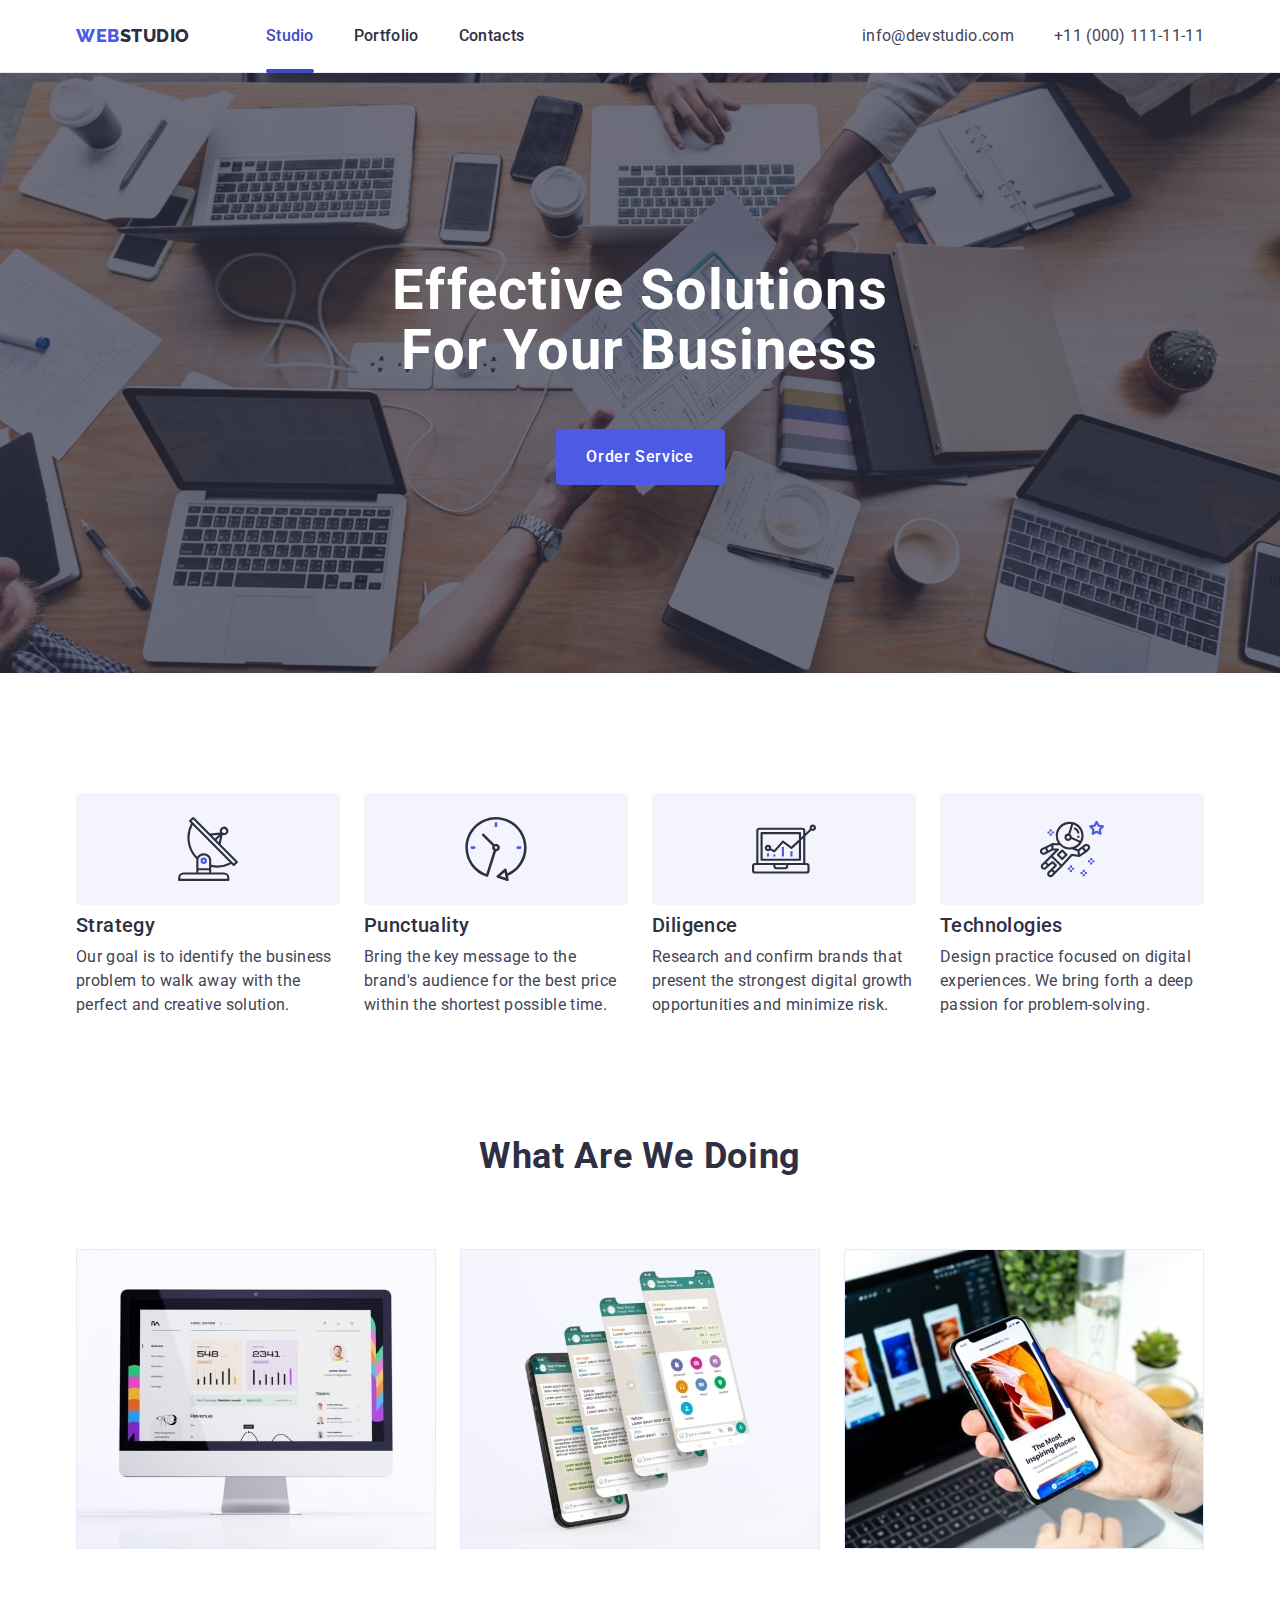
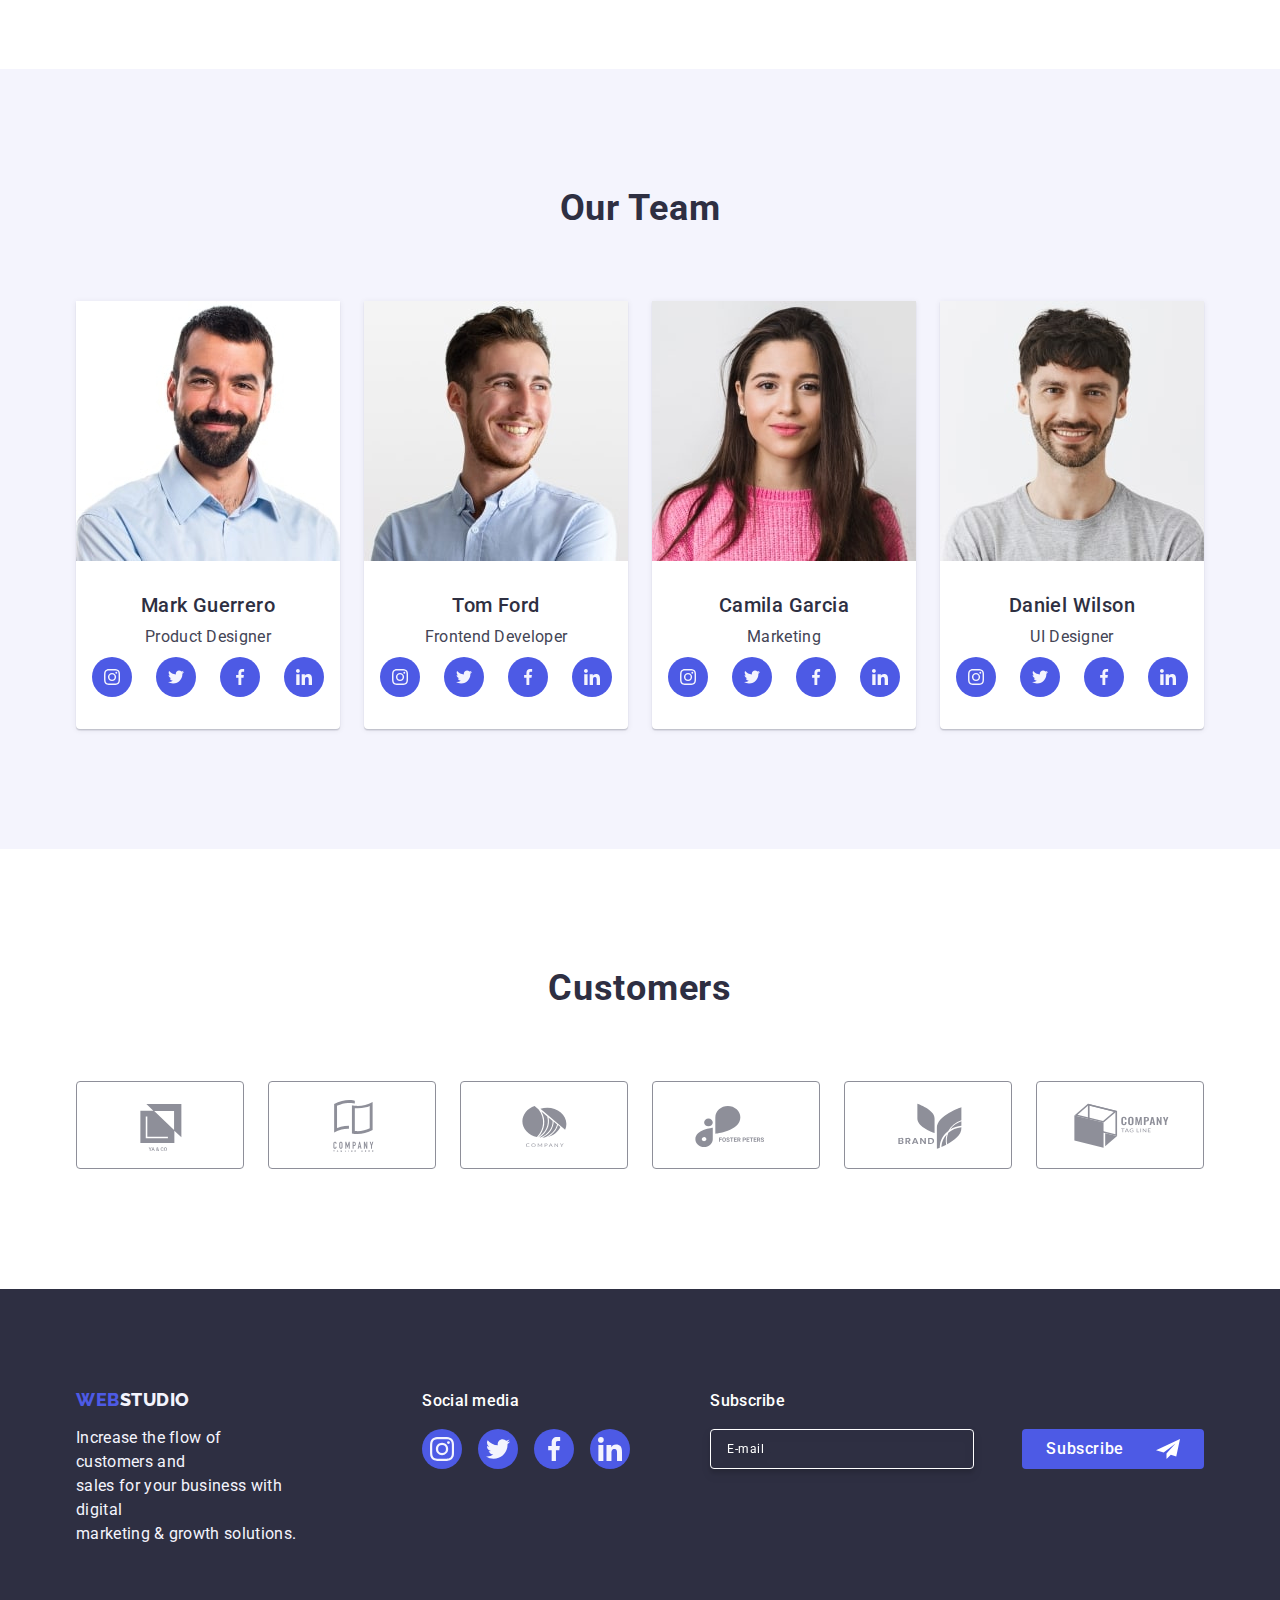
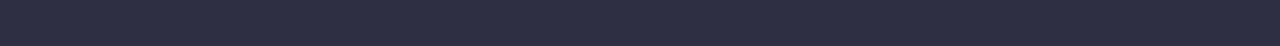
<file: index.html>
<!DOCTYPE html>
<html lang="en">
  <head>
    <meta charset="UTF-8" />
    <meta name="viewport" content="width=device-width, initial-scale=1.0" />
    <title>Document</title>

    <link rel="preconnect" href="https://fonts.googleapis.com" />
    <link rel="preconnect" href="https://fonts.gstatic.com" crossorigin />
    <link
      href="https://fonts.googleapis.com/css2?family=Raleway:wght@700&family=Roboto:wght@400;500;700&display=swap"
      rel="stylesheet"
    />
    <!-- Normalize -->
    <link
      rel="stylesheet"
      href="https://cdn.jsdelivr.net/npm/modern-normalize@2.0.0/modern-normalize.min.css"
    />
    <link rel="stylesheet" href="./css/styles.css" />
  </head>

  <body>
    <header class="header">
      <div class="container direction">
        <nav class="header-navigation">
          <a class="header-logo link" href="./index.html"
            >WEB<span class="syniu">Studio</span></a
          >
          <ul class="header-menu-list list">
            <li class="header-menu-item">
              <a class="active-menu-link link" href="./index.html">Studio</a>
            </li>
            <li class="header-menu-item">
              <a class="header-link link" href="./portfolio.html">Portfolio</a>
            </li>
            <li class="header-menu-item">
              <a class="header-link link" href="">Contacts</a>
            </li>
          </ul>
        </nav>

        <address class="address">
          <ul class="header-soc-list list">
            <li class="header-soc-item">
              <a class="header-soc-link link" href="mailto:info@devstudio.com"
                >info@devstudio.com</a
              >
            </li>
            <li class="header-soc-item">
              <a class="header-soc-link link" href="tel:+110001111111"
                >+11 (000) 111-11-11</a
              >
            </li>
          </ul>
        </address>
      </div>
    </header>

    <main>
      <section class="hero">
        <div class="container">
          <h1 class="hero-title">Effective Solutions for Your Business</h1>
          <button type="button" class="hero-btn" data-modal-open>
            <span class="btn-txt">Order Service</span>
          </button>
        </div>
      </section>

      <section class="project">
        <div class="container">
          <h2 class="visually-hidden">Project</h2>

          <ul class="project-list list">
            <li class="project-item">
              <div class="project-icon-bar">
                <svg class="project-logo" width="64" height="64">
                  <use href="./images/icons.svg#icon-antenna"></use>
                </svg>
              </div>

              <h3 class="project-subtitle">Strategy</h3>
              <p class="project-item-text">
                Our goal is to identify the business problem to walk away with
                the perfect and creative solution.
              </p>
            </li>
            <li class="project-item">
              <div class="project-icon-bar">
                <svg class="project-logo" width="64" height="64">
                  <use href="./images/icons.svg#icon-clock"></use>
                </svg>
              </div>

              <h3 class="project-subtitle">Punctuality</h3>
              <p class="project-item-text">
                Bring the key message to the brand's audience for the best price
                within the shortest possible time.
              </p>
            </li>
            <li class="project-item">
              <div class="project-icon-bar">
                <svg class="project-logo" width="64" height="64">
                  <use href="./images/icons.svg#icon-diagram"></use>
                </svg>
              </div>

              <h3 class="project-subtitle">Diligence</h3>
              <p class="project-item-text">
                Research and confirm brands that present the strongest digital
                growth opportunities and minimize risk.
              </p>
            </li>
            <li class="project-item">
              <div class="project-icon-bar">
                <svg class="project-logo" width="64" height="64">
                  <use href="./images/icons.svg#icon-astronaut"></use>
                </svg>
              </div>

              <h3 class="project-subtitle">Technologies</h3>
              <p class="project-item-text">
                Design practice focused on digital experiences. We bring forth a
                deep passion for problem-solving.
              </p>
            </li>
          </ul>
        </div>
      </section>

      <section class="devices">
        <div class="container">
          <h2 class="dev-title">What are we doing</h2>
          <ul class="dev-list list">
            <li class="dev-photo">
              <img src="./images/computer.jpg" alt="computer" width="360" />
            </li>
            <li class="dev-photo">
              <img
                src="./images/screen-phone.jpg"
                alt="screen-phone"
                width="360"
              />
            </li>
            <li class="dev-photo">
              <img src="./images/phone.jpg" alt="phone" width="360" />
            </li>
          </ul>
        </div>
      </section>

      <section class="team">
        <div class="container">
          <h2 class="team-title">Our Team</h2>
          <ul class="team-list list">
            <li class="team-item">
              <img src="./images/mark.jpg" alt="mark" width="264" />
              <div class="name-job">
                <h3 class="team-subtitle">Mark Guerrero</h3>
                <p class="team-item-text">Product Designer</p>

                <ul class="social-list list">
                  <li class="social-item">
                    <a class="social-link" href="">
                      <svg class="team-icon" width="16" height="16">
                        <use href="./images/icons.svg#icon-instagram"></use>
                      </svg>
                    </a>
                  </li>
                  <li class="social-item">
                    <a class="social-link" href="">
                      <svg class="team-icon" width="16" height="16">
                        <use href="./images/icons.svg#icon-twitter"></use>
                      </svg>
                    </a>
                  </li>
                  <li class="social-item">
                    <a class="social-link" href="">
                      <svg class="team-icon" width="16" height="16">
                        <use href="./images/icons.svg#icon-facebook"></use>
                      </svg>
                    </a>
                  </li>
                  <li class="social-item">
                    <a class="social-link" href="">
                      <svg class="team-icon" width="16" height="16">
                        <use href="./images/icons.svg#icon-linkedin"></use>
                      </svg>
                    </a>
                  </li>
                </ul>
              </div>
            </li>
            <li class="team-item">
              <img src="./images/tom.jpg" alt="tom" width="264" />
              <div class="name-job">
                <h3 class="team-subtitle">Tom Ford</h3>
                <p class="team-item-text">Frontend Developer</p>

                <ul class="social-list list">
                  <li class="social-item">
                    <a class="social-link" href="">
                      <svg class="team-icon" width="16" height="16">
                        <use href="./images/icons.svg#icon-instagram"></use>
                      </svg>
                    </a>
                  </li>
                  <li class="social-item">
                    <a class="social-link" href="">
                      <svg class="team-icon" width="16" height="16">
                        <use href="./images/icons.svg#icon-twitter"></use>
                      </svg>
                    </a>
                  </li>
                  <li class="social-item">
                    <a class="social-link" href="">
                      <svg class="team-icon" width="16" height="16">
                        <use href="./images/icons.svg#icon-facebook"></use>
                      </svg>
                    </a>
                  </li>
                  <li class="social-item">
                    <a class="social-link" href="">
                      <svg class="team-icon" width="16" height="16">
                        <use href="./images/icons.svg#icon-linkedin"></use>
                      </svg>
                    </a>
                  </li>
                </ul>
              </div>
            </li>
            <li class="team-item">
              <img src="./images/camila.jpg" alt="camila" width="264" />
              <div class="name-job">
                <h3 class="team-subtitle">Camila Garcia</h3>
                <p class="team-item-text">Marketing</p>

                <ul class="social-list list">
                  <li class="social-item">
                    <a class="social-link" href="">
                      <svg class="team-icon" width="16" height="16">
                        <use href="./images/icons.svg#icon-instagram"></use>
                      </svg>
                    </a>
                  </li>
                  <li class="social-item">
                    <a class="social-link" href="">
                      <svg class="team-icon" width="16" height="16">
                        <use href="./images/icons.svg#icon-twitter"></use>
                      </svg>
                    </a>
                  </li>
                  <li class="social-item">
                    <a class="social-link" href="">
                      <svg class="team-icon" width="16" height="16">
                        <use href="./images/icons.svg#icon-facebook"></use>
                      </svg>
                    </a>
                  </li>
                  <li class="social-item">
                    <a class="social-link" href="">
                      <svg class="team-icon" width="16" height="16">
                        <use href="./images/icons.svg#icon-linkedin"></use>
                      </svg>
                    </a>
                  </li>
                </ul>
              </div>
            </li>
            <li class="team-item">
              <img src="./images/daniel.jpg" alt="daniel" width="264" />
              <div class="name-job">
                <h3 class="team-subtitle">Daniel Wilson</h3>
                <p class="team-item-text">UI Designer</p>

                <ul class="social-list list">
                  <li class="social-item">
                    <a class="social-link" href="">
                      <svg class="team-icon" width="16" height="16">
                        <use href="./images/icons.svg#icon-instagram"></use>
                      </svg>
                    </a>
                  </li>
                  <li class="social-item">
                    <a class="social-link" href="">
                      <svg class="team-icon" width="16" height="16">
                        <use href="./images/icons.svg#icon-twitter"></use>
                      </svg>
                    </a>
                  </li>
                  <li class="social-item">
                    <a class="social-link" href="">
                      <svg class="team-icon" width="16" height="16">
                        <use href="./images/icons.svg#icon-facebook"></use>
                      </svg>
                    </a>
                  </li>
                  <li class="social-item">
                    <a class="social-link" href="">
                      <svg class="team-icon" width="16" height="16">
                        <use href="./images/icons.svg#icon-linkedin"></use>
                      </svg>
                    </a>
                  </li>
                </ul>
              </div>
            </li>
          </ul>
        </div>
      </section>

      <section class="customers">
        <div class="container">
          <h2 class="customer-title">Customers</h2>
          <ul class="customer-list list">
            <li class="customer-item">
              <a class="customer-link" href="">
                <svg class="cutomer-icon" width="104" height="56">
                  <use href="./images/icons.svg#icon-Logo"></use>
                </svg>
              </a>
            </li>
            <li class="customer-item">
              <a class="customer-link" href="">
                <svg class="cutomer-icon" width="104" height="56">
                  <use href="./images/icons.svg#icon-Logo-1"></use>
                </svg>
              </a>
            </li>
            <li class="customer-item">
              <a class="customer-link" href="">
                <svg class="cutomer-icon" width="104" height="56">
                  <use href="./images/icons.svg#icon-Logo-2"></use>
                </svg>
              </a>
            </li>
            <li class="customer-item">
              <a class="customer-link" href="">
                <svg class="cutomer-icon" width="104" height="56">
                  <use href="./images/icons.svg#icon-Logo-3"></use>
                </svg>
              </a>
            </li>
            <li class="customer-item">
              <a class="customer-link" href="">
                <svg class="cutomer-icon" width="104" height="56">
                  <use href="./images/icons.svg#icon-Logo-4"></use>
                </svg>
              </a>
            </li>
            <li class="customer-item">
              <a class="customer-link" href="">
                <svg class="cutomer-icon" width="104" height="56">
                  <use href="./images/icons.svg#icon-Logo-5"></use>
                </svg>
              </a>
            </li>
          </ul>
        </div>
      </section>
    </main>

    <footer class="footer">
      <div class="container footer-container">
        <div class="footer-logo-container">
          <a class="footer-logo link" href="./portfolio.html">
            WEB<span class="syniu-dva">Studio</span></a
          >
          <p class="footer-text">
            Increase the flow of customers and <br />
            sales for your business with digital <br />
            marketing & growth solutions.
          </p>
        </div>

        <div class="footer-social-container">
          <p class="social-txt">Social media</p>
          <ul class="footer-social list">
            <li class="social-item">
              <a class="footer-social-link" href="">
                <svg class="team-icon" width="24" height="24">
                  <use href="./images/icons.svg#icon-instagram"></use>
                </svg>
              </a>
            </li>
            <li class="social-item">
              <a class="footer-social-link" href="">
                <svg class="team-icon" width="24" height="24">
                  <use href="./images/icons.svg#icon-twitter"></use>
                </svg>
              </a>
            </li>
            <li class="social-item">
              <a class="footer-social-link" href="">
                <svg class="team-icon" width="24" height="24">
                  <use href="./images/icons.svg#icon-facebook"></use>
                </svg>
              </a>
            </li>
            <li class="social-item">
              <a class="footer-social-link" href="">
                <svg class="team-icon" width="24" height="24">
                  <use href="./images/icons.svg#icon-linkedin"></use>
                </svg>
              </a>
            </li>
          </ul>
        </div>

        <div class="footer-form-container">
          <p class="social-txt">Subscribe</p>
          <form class="footer-form">
            <label class="footer-label" aria-label="footer-email-input">
              <input
                class="footer-input"
                type="email"
                name="footer-email"
                placeholder="E-mail"
              />
            </label>
            <button class="footer-input-btn" type="submit">
              Subscribe
              <svg class="footer-input-icon" width="24" height="24">
                <use href="./images/icons.svg#icon-message"></use>
              </svg>
            </button>
          </form>
        </div>
      </div>
    </footer>

    <div class="modal-container is-hidden" data-modal>
      <div class="modal-window">
        <button class="modal-button" type="button" data-modal-close>
          <svg class="modal-svg" width="8" height="8">
            <use href="./images/icons.svg#icon-close-black"></use>
          </svg>
        </button>
        <p class="modal-title">Leave your contacts and we will call you back</p>

        <form class="modal-form">
          <div class="modal-input-wrap">
            <label class="modal-label" for="user-name">Name</label>
            <div class="modal-input-wrap">
              <input
                type="text"
                name="user-name"
                class="modal-input"
                id="user-name"
                required
              />
              <svg class="modal-input-icon" width="18" height="24">
                <use href="./images/icons.svg#icon-person-input"></use>
              </svg>
            </div>
          </div>

          <div class="modal-input-wrap">
            <label class="modal-label" for="user-phone">Phone</label>
            <div class="modal-input-wrap">
              <input
                type="tel"
                name="user-phone"
                class="modal-input"
                id="user-phone"
                required
              />
              <svg class="modal-input-icon" width="18" height="24">
                <use href="./images/icons.svg#icon-phone-input"></use>
              </svg>
            </div>
          </div>

          <div class="modal-input-wrap">
            <label class="modal-label" for="user-email">Email</label>
            <div class="modal-input-wrap">
              <input
                type="email"
                name="user-email"
                class="modal-input"
                id="user-email"
                required
              />
              <svg class="modal-input-icon" width="18" height="24">
                <use href="./images/icons.svg#icon-email-input"></use>
              </svg>
            </div>
          </div>

          <div class="modal-txtarea-wrap">
            <label class="modal-label" for="user-comment">Comment</label>
            <textarea
              class="modal-txtarea"
              name="user-comment"
              id="user-comment"
              placeholder="Text input"
            ></textarea>
          </div>

          <div class="modal-div">
            <input
              class="modal-check visually-hidden"
              type="checkbox"
              id="user-privacy"
              name="user-privacy"
              value="true"
              required
            />

            <label class="modal-check-txt" for="user-privacy">
              <span class="modal-label-span">
                <svg class="check-icon" width="10" height="8">
                  <use href="./images/icons.svg#icon-check"></use>
                </svg>
              </span>
              I accept the terms and conditions of the&nbsp;
              <a class="modal-check-link" href="">Privacy Policy</a>
            </label>
          </div>
          <button type="submit" class="form-btn">Send</button>
        </form>
      </div>
    </div>

    <script src="./js/modal.js"></script>
  </body>
</html>
</file>
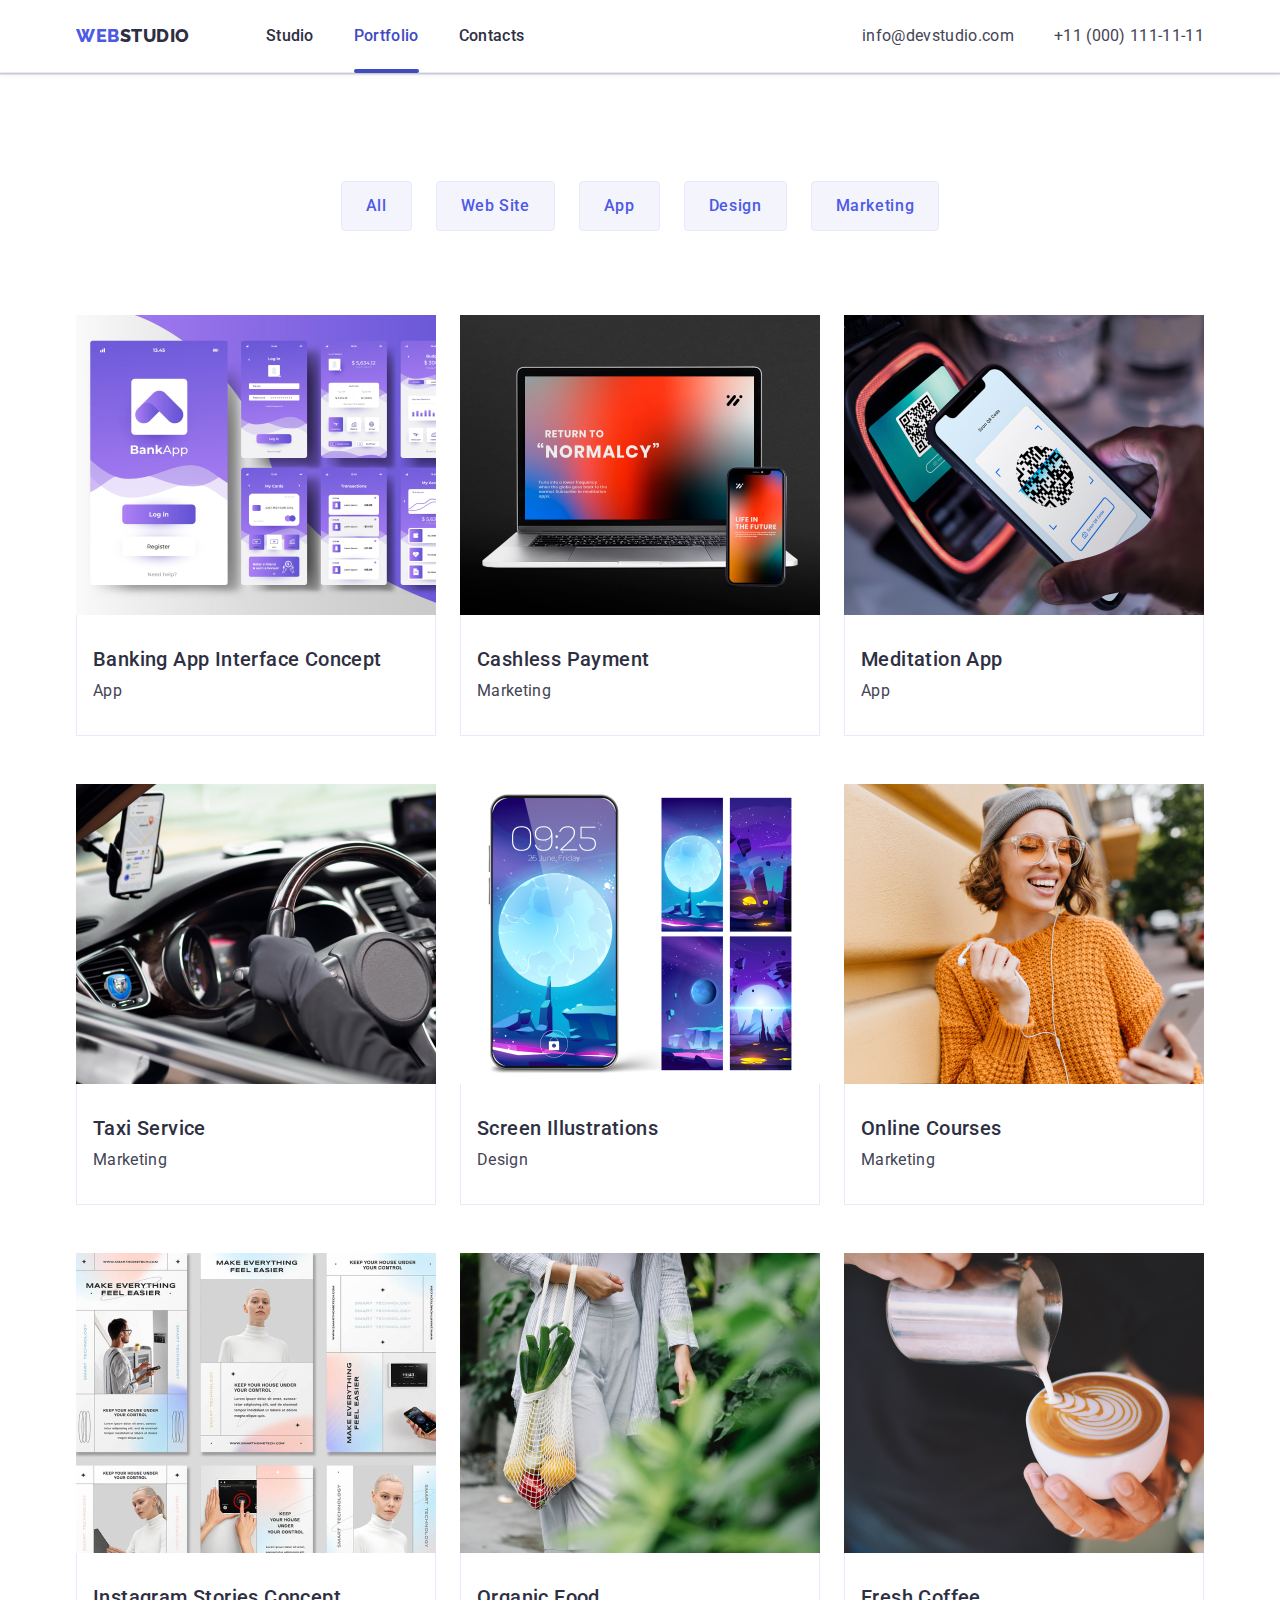
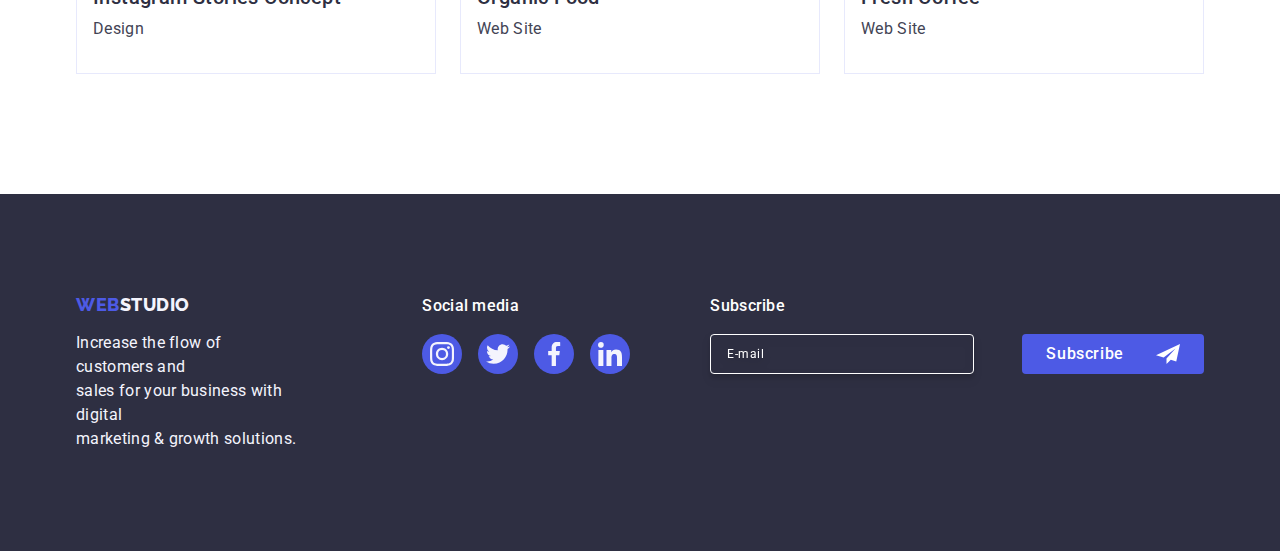
<file: portfolio.html>
<!DOCTYPE html>
<html lang="en">
  <head>
    <meta charset="UTF-8" />
    <meta name="viewport" content="width=device-width, initial-scale=1.0" />
    <title>Document</title>

    <link rel="preconnect" href="https://fonts.googleapis.com" />
    <link rel="preconnect" href="https://fonts.gstatic.com" crossorigin />
    <link
      href="https://fonts.googleapis.com/css2?family=Raleway:ital,wght@0,400;0,500;0,600;0,700;1,700&family=Roboto:ital,wght@0,400;0,500;0,700;1,700&display=swap"
      rel="stylesheet"
    />
    <!-- Normalize -->
    <link
      rel="stylesheet"
      href="https://cdn.jsdelivr.net/npm/modern-normalize@2.0.0/modern-normalize.min.css"
    />
    <link rel="stylesheet" href=".//css/styles.css" />
  </head>

  <body>
    <header class="header">
      <div class="container direction">
        <nav class="header-navigation">
          <a class="header-logo link" href="./portfolio.html"
            >WEB<span class="syniu">Studio</span></a
          >
          <ul class="header-menu-list list">
            <li class="header-menu-item">
              <a class="header-link link" href="./index.html">Studio</a>
            </li>
            <li class="header-menu-item">
              <a class="active-menu-link link" href="./portfolio.html"
                >Portfolio</a
              >
            </li>
            <li class="header-menu-item">
              <a class="header-link link" href="">Contacts</a>
            </li>
          </ul>
        </nav>

        <address class="address">
          <ul class="header-soc-list list">
            <li class="header-soc-item">
              <a class="header-soc-link link" href="mailto:info@devstudio.com"
                >info@devstudio.com</a
              >
            </li>
            <li class="header-soc-item">
              <a class="header-soc-link link" href="tel:+110001111111"
                >+11 (000) 111-11-11</a
              >
            </li>
          </ul>
        </address>
      </div>
    </header>

    <main>
      <section class="portfolio">
        <div class="container">
          <h1 class="visually-hidden">Portfolio</h1>

          <ul class="portfolio-list list">
            <li>
              <button type="button" class="btn-buttons">
                <span class="btn-span">All</span>
              </button>
            </li>
            <li>
              <button type="button" class="btn-buttons">
                <span class="btn-span">Web Site</span>
              </button>
            </li>
            <li>
              <button type="button" class="btn-buttons">
                <span class="btn-span">App</span>
              </button>
            </li>
            <li>
              <button type="button" class="btn-buttons">
                <span class="btn-span">Design</span>
              </button>
            </li>
            <li>
              <button type="button" class="btn-buttons">
                <span class="btn-span">Marketing</span>
              </button>
            </li>
          </ul>

          <ul class="portfolio-items list">
            <li class="sell-item">
              <a class="sell-item-link link" href="">
                <div class="sell-container-two">
                  <img src="./images/img1.jpg" alt="fst" width="360" />
                  <p class="sell-paragraph">
                    14 Stylish and User-Friendly App Design Concepts · Task
                    Manager App · Calorie Tracker App · Exotic Fruit Ecommerce
                    App · Cloud Storage App
                  </p>
                </div>

                <div class="sell-container">
                  <h2 class="sell-subtitle">Banking App Interface Concept</h2>
                  <p class="sell-item-text">App</p>
                </div>
              </a>
            </li>
            <li class="sell-item">
              <a class="sell-item-link link" href="">
                <div class="sell-container-two">
                  <img src="./images/img2.jpg" alt="scn" width="360" />
                  <p class="sell-paragraph">
                    14 Stylish and User-Friendly App Design Concepts · Task
                    Manager App · Calorie Tracker App · Exotic Fruit Ecommerce
                    App · Cloud Storage App
                  </p>
                </div>
                <div class="sell-container">
                  <h2 class="sell-subtitle">Cashless Payment</h2>
                  <p class="sell-item-text">Marketing</p>
                </div>
              </a>
            </li>
            <li class="sell-item">
              <a class="sell-item-link link" href="">
                <div class="sell-container-two">
                  <img src="./images/img3.jpg" alt="trd" width="360" />
                  <p class="sell-paragraph">
                    14 Stylish and User-Friendly App Design Concepts · Task
                    Manager App · Calorie Tracker App · Exotic Fruit Ecommerce
                    App · Cloud Storage App
                  </p>
                </div>

                <div class="sell-container">
                  <h2 class="sell-subtitle">Meditation App</h2>
                  <p class="sell-item-text">App</p>
                </div>
              </a>
            </li>
            <li class="sell-item">
              <a class="sell-item-link link" href="">
                <div class="sell-container-two">
                  <img src="./images/img4.jpg" alt="four" width="360" />
                  <p class="sell-paragraph">
                    14 Stylish and User-Friendly App Design Concepts · Task
                    Manager App · Calorie Tracker App · Exotic Fruit Ecommerce
                    App · Cloud Storage App
                  </p>
                </div>

                <div class="sell-container">
                  <h2 class="sell-subtitle">Taxi Service</h2>
                  <p class="sell-item-text">Marketing</p>
                </div>
              </a>
            </li>
            <li class="sell-item">
              <a class="sell-item-link link" href="">
                <div class="sell-container-two">
                  <img src="./images/img5.jpg" alt="five" width="360" />
                  <p class="sell-paragraph">
                    14 Stylish and User-Friendly App Design Concepts · Task
                    Manager App · Calorie Tracker App · Exotic Fruit Ecommerce
                    App · Cloud Storage App
                  </p>
                </div>

                <div class="sell-container">
                  <h2 class="sell-subtitle">Screen Illustrations</h2>
                  <p class="sell-item-text">Design</p>
                </div>
              </a>
            </li>
            <li class="sell-item">
              <a class="sell-item-link link" href="">
                <div class="sell-container-two">
                  <img src="./images/img6.jpg" alt="six" width="360" />
                  <p class="sell-paragraph">
                    14 Stylish and User-Friendly App Design Concepts · Task
                    Manager App · Calorie Tracker App · Exotic Fruit Ecommerce
                    App · Cloud Storage App
                  </p>
                </div>

                <div class="sell-container">
                  <h2 class="sell-subtitle">Online Courses</h2>
                  <p class="sell-item-text">Marketing</p>
                </div>
              </a>
            </li>
            <li class="sell-item">
              <a class="sell-item-link link" href="">
                <div class="sell-container-two">
                  <img src="./images/img7.jpg" alt="seven" width="360" />
                  <p class="sell-paragraph">
                    14 Stylish and User-Friendly App Design Concepts · Task
                    Manager App · Calorie Tracker App · Exotic Fruit Ecommerce
                    App · Cloud Storage App
                  </p>
                </div>

                <div class="sell-container">
                  <h2 class="sell-subtitle">Instagram Stories Concept</h2>
                  <p class="sell-item-text">Design</p>
                </div>
              </a>
            </li>
            <li class="sell-item">
              <a class="sell-item-link link" href="">
                <div class="sell-container-two">
                  <img src="./images/img8.jpg" alt="eight" width="360" />
                  <p class="sell-paragraph">
                    14 Stylish and User-Friendly App Design Concepts · Task
                    Manager App · Calorie Tracker App · Exotic Fruit Ecommerce
                    App · Cloud Storage App
                  </p>
                </div>

                <div class="sell-container">
                  <h2 class="sell-subtitle">Organic Food</h2>
                  <p class="sell-item-text">Web Site</p>
                </div>
              </a>
            </li>
            <li class="sell-item">
              <a class="sell-item-link link" href="">
                <div class="sell-container-two">
                  <img src="./images/img9.jpg" alt="nine" width="360" />
                  <p class="sell-paragraph">
                    14 Stylish and User-Friendly App Design Concepts · Task
                    Manager App · Calorie Tracker App · Exotic Fruit Ecommerce
                    App · Cloud Storage App
                  </p>
                </div>

                <div class="sell-container">
                  <h2 class="sell-subtitle">Fresh Coffee</h2>
                  <p class="sell-item-text">Web Site</p>
                </div>
              </a>
            </li>
          </ul>
        </div>
      </section>
    </main>

    <footer class="footer">
      <div class="container footer-container">
        <div class="footer-logo-container">
          <a class="footer-logo link" href="./portfolio.html">
            WEB<span class="syniu-dva">Studio</span></a
          >
          <p class="footer-text">
            Increase the flow of customers and <br />
            sales for your business with digital <br />
            marketing & growth solutions.
          </p>
        </div>

        <div class="footer-social-container">
          <p class="social-txt">Social media</p>
          <ul class="footer-social list">
            <li class="social-item">
              <a class="footer-social-link" href="">
                <svg class="team-icon" width="24" height="24">
                  <use href="./images/icons.svg#icon-instagram"></use>
                </svg>
              </a>
            </li>
            <li class="social-item">
              <a class="footer-social-link" href="">
                <svg class="team-icon" width="24" height="24">
                  <use href="./images/icons.svg#icon-twitter"></use>
                </svg>
              </a>
            </li>
            <li class="social-item">
              <a class="footer-social-link" href="">
                <svg class="team-icon" width="24" height="24">
                  <use href="./images/icons.svg#icon-facebook"></use>
                </svg>
              </a>
            </li>
            <li class="social-item">
              <a class="footer-social-link" href="">
                <svg class="team-icon" width="24" height="24">
                  <use href="./images/icons.svg#icon-linkedin"></use>
                </svg>
              </a>
            </li>
          </ul>
        </div>

        <div class="footer-form-container">
          <p class="social-txt">Subscribe</p>
          <form class="footer-form">
            <label class="footer-label" aria-label="footer-email-input">
              <input
                class="footer-input"
                type="email"
                name="footer-email"
                placeholder="E-mail"
              />
            </label>
            <button class="footer-input-btn" type="submit">
              Subscribe
              <svg class="footer-input-icon" width="24" height="24">
                <use href="./images/icons.svg#icon-message"></use>
              </svg>
            </button>
          </form>
        </div>
      </div>
    </footer>
  </body>
</html>
</file>
<file: css/styles.css>
/**
  |============================
  | Variables
  |============================
*/
:root {
    /* Fonts */
    --primary-font: 'Raleway', sans-serif;
    --secondary-font: 'Roboto', sans-serif;
    /* Colors */

    --main-cl: #434455;
    --white-cl: #FFFFFF;
    --white-cl-dark: #F4F4FD;
    --white-cl-modal: #fcfcfc;
    --border-cl: #e7e9fc;
    --blue-cl: #404BBF;
    --blue-cl-light: #4d5ae5;
    --gray-cl: #2e2f42;
    --lightslate: #8E8F99;
    --salatovyi-cl: #31d0aa;
}

/* ------------RESET------------- */

body {
    font-family: var(--primary-font);
    font-family: var(--secondary-font);
    color: var(--main-cl);
    background-color: var(--light-cl);
}

button {
    /* font-family: inherit; */
    cursor: pointer;
}

.btn {
    color: var(--white-cl);
    background-color: var(--blue-cl-light);
    transition: color 300ms linear, background-color 300ms linear;
}

.btn:hover,
.btn:focus {
    color: var(--blue-cl-light);
    background-color: var(--white-cl);
}

img {
    display: block;
}

footer {
    display: block;
}

.link {
    text-decoration: none;
    color: currentColor;
}

.list {
    list-style-type: none;
}

.visually-hidden {
    position: absolute;
    width: 1px;
    height: 1px;
    margin: -1px;
    border: 0;
    padding: 0;

    white-space: nowrap;
    clip-path: inset(100%);
    clip: rect(0 0 0 0);
    overflow: hidden;
}

h1,
h2,
h3,
h4,
h5,
h6,
p {
    margin-top: 0;
    margin-bottom: 0;
}

ul,
ol {
    padding-left: 0;
    margin-top: 0;
    margin-bottom: 0;
}

/* ------------RESET END------------- */

/* ==============
COMPONENT STYLES
   ============== */

.container {
    width: 1158px;
    padding: 0 15px;
    margin: 0 auto;
}

.direction {
    display: flex;
    justify-content: space-between;
}

/* ------------HEADER------------- */

.header {
    border-bottom: 1px solid var(--border-cl);
    box-shadow: 0px 2px 1px rgba(46, 47, 66, 0.08),
        0px 1px 1px rgba(46, 47, 66, 0.16),
        0px 1px 6px rgba(46, 47, 66, 0.08);
}

.header-navigation {
    display: flex;
    align-items: center;
}

.header-logo {
    font-family: "Raleway", sans-serif;
    color: var(--blue-cl-light);
    font-size: 18px;
    font-weight: 800;
    line-height: 1.17;
    text-transform: uppercase;
    letter-spacing: 0.03em;
    margin-right: 76px;
}

.header-menu-list {
    display: flex;
    gap: 40px;
}

.header-soc-list {
    display: flex;
    gap: 40px;
}

.header-menu-item {
    display: flex;
}

.syniu {
    color: var(--gray-cl);
}

.header-link {
    color: var(--gray-cl);
    font-size: 16px;
    font-weight: 500;
    line-height: 150%;
    /* 24/16 */
    letter-spacing: 0.02em;
}

.header-soc-link {
    color: var(--main-cl);
    font-size: 16px;
    font-weight: 400;
    line-height: 150%;
    /* 24/16 */
    letter-spacing: 0.02em;
    color: 250ms cubic-bezier(0.4, 0, 0.2, 1);
}

.header-link:first-child {
    color: var(--gray-cl);
    font-size: 16px;
    font-weight: 500;
    line-height: 150%;
    /* 24/16 */
    letter-spacing: 0.02em;
    padding: 24px 0;
    transition: color 250ms cubic-bezier(0.4, 0, 0.2, 1);
}

.header-soc-link:first-child {
    display: block;
    color: var(--main-cl);
    font-size: 16px;
    font-weight: 400;
    line-height: 150%;
    /* 24/16 */
    letter-spacing: 0.02em;
    padding: 24px 0;
    transition: color 250ms cubic-bezier(0.4, 0, 0.2, 1);
}

.header-soc-link:first-child:hover {
    color: var(--blue-cl);
}

.header-soc-link:first-child:focus {
    color: var(--blue-cl);
}

.header-link:first-child:hover {
    color: var(--blue-cl);
}

.header-link:first-child:focus {
    color: var(--blue-cl);
}

.address {
    font-style: normal;
}

/* ------------HERO------------- */
.hero {
    background-image: linear-gradient(rgba(46, 47, 66, 0.7), rgba(46, 47, 66, 0.7)), url("../images/people-office.jpg");
    background-repeat: no-repeat;
    margin: 0 auto;
    max-width: 1440px;
    background-position: center;
    background-size: cover;
    height: 600px;
    flex-shrink: 0;
    padding: 188px 0;
}

.hero-title {
    color: var(--white-cl);
    font-size: 56px;
    font-weight: 700;
    line-height: 107.142857%;
    /* 60/56 */
    letter-spacing: 0.02em;
    text-transform: capitalize;
    text-align: center;
    max-width: 496px;
    margin-bottom: 48px;
    margin-left: auto;
    margin-right: auto;
}

.hero-btn {
    display: block;
    font-family: "Roboto", sans-serif;
    font-weight: 500;
    font-size: 16px;
    line-height: 1.5;
    letter-spacing: 0.04em;
    color: var(--white-cl);
    background-color: var(--blue-cl-light);
    cursor: pointer;
    min-width: 169px;
    height: 56px;
    border: none;
    border-radius: 4px;
    margin-left: auto;
    margin-right: auto;
    margin: 0 auto;
    transition: background-color 250ms cubic-bezier(0.4, 0, 0.2, 1);
}

.hero-btn:hover {
    background-color: var(--blue-cl);
}

.hero-btn:focus {
    background-color: var(--blue-cl);
}

.btn-txt {
    color: var(--white-cl);
    font-size: 16px;
    font-weight: 500;
    line-height: 150%;
    letter-spacing: 0.04em;
}

/* ------------PROJECT------------- */

.project {
    padding-bottom: 120px;
    padding: 120px 0;
}

.project-list {
    display: flex;
    gap: 24px;
}

.project-item {
    width: calc((100% - 72px) / 4);
}

.project-subtitle {
    color: var(--gray-cl);
    font-size: 20px;
    font-weight: 500;
    line-height: 120%;
    letter-spacing: 0.02em;
    text-transform: capitalize;
    margin-bottom: 8px;
}

.project-item-text {
    color: var(--main-cl);
    font-size: 16px;
    font-weight: 400;
    line-height: 150%;
    letter-spacing: 0.02em;
}

/* ============
===ICONS PROJECT
=============== */

.project-logo {
    display: flex;
    flex-shrink: 0;
}

.project-icon-bar {
    display: flex;
    align-items: center;
    justify-content: center;
    padding: 24px 0;
    width: 264px;
    flex-shrink: 0;
    border-radius: 4px;
    background: var(--white-cl-dark);
    margin-bottom: 8px;
}

/* ------------DEVICES------------- */

.devices {
    padding-bottom: 120px;
}

.dev-title {
    color: var(--gray-cl);
    font-size: 36px;
    font-weight: 700;
    line-height: 111.111111%;
    /* 40/36 */
    letter-spacing: 0.02em;
    text-transform: capitalize;
    text-align: center;
    margin-bottom: 72px;
}

.dev-list {
    display: flex;
    gap: 24px;
}

.dev-photo {
    width: calc((100% - 48px) / 3);
}

/* ------------TEAM------------- */


.team {
    background-color: var(--white-cl-dark);
    padding: 120px 0;
}

.team-title {
    color: var(--gray-cl);
    font-size: 36px;
    font-weight: 700;
    line-height: 111.111111%;
    letter-spacing: 0.02em;
    text-transform: capitalize;
    text-align: center;
    margin-bottom: 72px;
}

.team-list {
    display: flex;
    gap: 24px;
}

.team-item {
    background-color: var(--white-cl);
    width: calc((100% - 72px) / 4);
    border-radius: 0px 0px 4px 4px;
    box-shadow: 0px 2px 1px 0px rgba(46, 47, 66, 0.08),
        0px 1px 1px 0px rgba(46, 47, 66, 0.16),
        0px 1px 6px 0px rgba(46, 47, 66, 0.08);
}

.team-subtitle {
    color: var(--gray-cl);
    font-size: 20px;
    font-weight: 500;
    line-height: 120%;
    letter-spacing: 0.02em;
    text-transform: capitalize;
    text-align: center;
    margin-bottom: 8px;
}

.team-item-text {
    color: var(--main-cl);
    font-size: 16px;
    font-weight: 400;
    line-height: 150%;
    letter-spacing: 0.02em;
    text-align: center;
    margin-bottom: 8px;
}

.name-job {
    padding: 32px 0;
}

/* ================
===ICONS
=================== */

.social-list {
    display: flex;
    justify-content: center;
    align-items: center;
    gap: 24px;
}

.social-item {
    width: 40px;
    height: 40px;
    flex-shrink: 0;
}

.social-item:first-child {
    transition: background-color 250ms cubic-bezier(0.4, 0, 0.2, 1);
}

.team-icon {
    fill: var(--white-cl-dark);
    flex-shrink: 0;
}

.social-link {
    display: flex;
    align-items: center;
    justify-content: center;
    width: 100%;
    height: 100%;
    background-color: var(--blue-cl-light);
    border-radius: 50%;
    transition: background-color 250ms cubic-bezier(0.4, 0, 0.2, 1);
}

.social-link:hover {
    background-color: var(--blue-cl);
}

.social-link:focus {
    background-color: var(--blue-cl);
}

/* ------------CUSTOMERS------------- */
.customers {
    padding: 120px 0;
}

.customer-title {
    color: var(--gray-cl);
    font-size: 36px;
    font-weight: 700;
    line-height: 111.111111%;
    /* 40/36 */
    letter-spacing: 0.02em;
    text-transform: capitalize;
    text-align: center;
    margin-bottom: 72px;
}

.customer-list {
    display: flex;
    gap: 24px;
}

.customer-item {
    width: calc((100% - 120px) / 6);
    height: 88px;
    flex-shrink: 0;
}

.cutomer-icon {
    fill: currentColor;
}

.customer-link {
    display: flex;
    align-items: center;
    justify-content: center;
    color: var(--lightslate);
    width: 100%;
    height: 100%;
    border: 1px solid var(--lightslate);
    border-radius: 4px;
}

.customer-link:hover {
    border-color: var(--blue-cl);
    color: var(--blue-cl);
}

.customer-link:focus {
    border-color: var(--blue-cl);
    color: var(--blue-cl);
}

.customer-link:first-child {
    transition: border-color 250ms cubic-bezier(0.4, 0, 0.2, 1),
        color 250ms cubic-bezier(0.4, 0, 0.2, 1);
}

/* ------------FOOTER------------- */
.footer {
    background-color: var(--gray-cl);
    font-family: 'Raleway', sans-serif;
    padding: 100px 0;
}

.footer-text {
    font-family: 'Roboto', sans-serif;
    color: var(--white-cl-dark);
    font-size: 16px;
    font-weight: 400;
    line-height: 1.5;
    letter-spacing: 0.02em;
}

.footer-logo {
    display: inline-block;
    font-family: "Raleway", sans-serif;
    color: var(--blue-cl-light);
    font-size: 18px;
    font-weight: 800;
    line-height: 1.17;
    letter-spacing: 0.03em;
    text-transform: uppercase;
    margin-bottom: 16px;
}

.syniu-dva {
    display: inline-block;
    color: var(--white-cl-dark);
}

.footer-container {
    display: flex;
    align-items: baseline;
}

.footer-logo-container {
    margin-right: 120px;

}

.footer-social-container {
    margin-right: 80px;
}

.footer-social {
    display: flex;
    justify-content: center;
    align-items: center;
    gap: 16px;
}

.footer-social-link {
    display: flex;
    align-items: center;
    justify-content: center;
    width: 100%;
    height: 100%;
    background-color: var(--blue-cl-light);
    border-radius: 50%;
    transition: background-color 250ms cubic-bezier(0.4, 0, 0.2, 1);
}

.footer-social-link:hover {
    background-color: var(--salatovyi-cl);
}

.footer-social-link:focus {
    background-color: var(--salatovyi-cl);
}

.social-txt {
    font-family: Roboto;
    font-weight: 500;
    font-size: 16px;
    line-height: 1.5;
    letter-spacing: 0.02em;
    color: var(--white-cl);
    margin-bottom: 16px;
}

.footer-form-container {
    display: block;
    justify-content: space-between;
    align-items: center;
}

.footer-form {
    display: flex;
    gap: 24px;
}

.footer-label {
    margin-right: 24px;
}

.footer-input {
    color: var(--white-cl);
    width: 264px;
    height: 40px;
    flex-shrink: 0;
    border-radius: 4px;
    border: 1px solid var(--white-cl);
    box-shadow: 0px 4px 4px 0px rgba(0, 0, 0, 0.15);
    background: transparent;
    font-size: 12px;
    line-height: 1.5;
    letter-spacing: 0.04em;
    padding-left: 16px;
    padding-right: 16px;
    filter: drop-shadow(0px 4px 4px rgba(0, 0, 0, 0.15));
}

.footer-input::placeholder {
    color: var(--white-cl);
    font-family: Roboto;
    font-size: 12px;
    font-style: normal;
    font-weight: 400;
    line-height: 24px;
    /* 200% */
    letter-spacing: 0.48px;
}

.footer-input-btn {
    display: flex;
    min-width: 165px;
    height: 40px;
    padding: 8px 24px;
    justify-content: center;
    align-items: center;
    gap: 16px;
    border: none;
    border-radius: 4px;
    background: var(--blue-cl-light);
    color: var(--white-cl);
    text-align: center;
    font-family: "Roboto", sans-serif;
    font-size: 16px;
    font-weight: 500;
    line-height: 1.5;
    letter-spacing: 0.04em;
    transition: background-color 250ms cubic-bezier(0.4, 0, 0.2, 1);
}

.footer-input-btn:hover,
.footer-input-btn:focus {
    background-color: var(--blue-cl);
}

.footer-button-area {
    position: relative;
}

.footer-input-icon {
    fill: var(--white-cl);
    margin-left: 16px;
}

.btn-txt {
    color: var(--white-cl);
    font-size: 16px;
    font-weight: 500;
    line-height: 150%;
    letter-spacing: 0.04em;
}

/* ------------MODAL------------- */

.modal-container {
    position: fixed;
    top: 0;
    left: 0;
    width: 100%;
    height: 100%;
    background-color: rgba(46, 47, 66, 0.4);
    transition: opacity 250ms cubic-bezier(0.4, 0, 0.2, 1), visibility 250ms cubic-bezier(0.4, 0, 0.2, 1);
}

.is-hidden {
    opacity: 0;
    visibility: hidden;
    pointer-events: none;
}

.modal-window {
    position: absolute;
    top: 50%;
    left: 50%;
    transform: translate(-50%, -50%) scale(1);
    width: 408px;
    min-height: 584px;
    background: var(--white-cl-modal);
    box-shadow: 0px 1px 1px rgba(0, 0, 0, 0.14),
        0px 1px 3px rgba(0, 0, 0, 0.12),
        0px 2px 1px rgba(0, 0, 0, 0.2);
    border-radius: 4px;
    transition: transform 250ms cubic-bezier(0.4, 0, 0.2, 1);
    padding: 72px 24px 24px 24px;
}

.modal-button {
    display: flex;
    position: absolute;
    align-items: center;
    justify-content: center;
    top: 24px;
    right: 24px;
    width: 24px;
    height: 24px;
    border-radius: 50%;
    background-color: var(--border-cl);
    border: 1px solid rgba(0, 0, 0, 0.1);
    padding: 0;
    cursor: pointer;
    transition: background-color 250ms cubic-bezier(0.4, 0, 0.2, 1), border 250ms cubic-bezier(0.4, 0, 0.2, 1);
}

.modal-button:hover {
    background-color: var(--blue-cl);
    border: none;
    fill: var(--white-cl);
}

.modal-button:focus {
    background-color: var(--blue-cl);
    border: none;
    fill: var(--white-cl);
}

.modal-svg {
    transition: fill 250ms cubic-bezier(0.4, 0, 0.2, 1);
}

.modal-title {
    color: var(--navyblue, #2E2F42);
    text-align: center;
    /* Body Medium */
    font-family: Roboto;
    font-size: 16px;
    font-style: normal;
    font-weight: 500;
    line-height: 1.5;
    /* 150% */
    letter-spacing: 0.02em;
    margin-bottom: 16px;
}

.modal-div {
    margin-bottom: 24px;
}

.modal-txtarea-wrap {
    margin-bottom: 16px;
}

.modal-txtarea {
    width: 100%;
    height: 120px;
    flex-shrink: 0;
    border-radius: 4px;
    border: 1px solid var(--navyblue-modal, rgba(46, 47, 66, 0.40));
    background-color: transparent;
    margin-bottom: 8px;
    padding: 8px 16px;
    outline: transparent;
    transition: border-color 250ms cubic-bezier(0.4, 0, 0.2, 1);
    resize: none;

    color: var(--navyblue-modal, rgba(46, 47, 66, 0.40));
    /* Small Text */
    font-family: Roboto;
    font-size: 12px;
    font-style: normal;
    font-weight: 400;
    line-height: 1.17;
    /* 116.667% */
    letter-spacing: 0.04em;
}

.modal-txtarea::placeholder {
    color: var(--navyblue-modal, rgba(46, 47, 66, 0.40));

    /* Small Text */
    font-family: Roboto;
    font-size: 12px;
    font-style: normal;
    font-weight: 400;
    line-height: 1.6px;
    /* 116.667% */
    letter-spacing: 0.48px;
    padding-top: 8px;
}

.modal-txtarea:focus {
    border-color: var(--blue-cl-light);
}

.modal-input {
    width: 100%;
    height: 40px;
    flex-shrink: 0;
    border-radius: 4px;
    border: 1px solid var(--navyblue-modal, rgba(46, 47, 66, 0.40));
    background-color: transparent;
    padding-left: 38px;
    padding-right: 16px;
    outline: transparent;
    transition: border-color 250ms cubic-bezier(0.4, 0, 0.2, 1);
}

.modal-input:focus {
    border-color: var(--blue-cl-light);
}

.modal-input:focus+.modal-input-icon {
    fill: var(--blue-cl-light);
}

.form-btn {
    display: block;
    min-width: 169px;
    height: 56px;
    background-color: var(--blue-cl-light);
    border: none;
    border-radius: 4px;
    background: var(--blue-cl-light);
    box-shadow: 0px 4px 4px 0px rgba(0, 0, 0, 0.15);
    margin: auto;
    transition: background-color 250ms cubic-bezier(0.4, 0, 0.2, 1);

    color: var(--white-cl);
    text-align: center;
    /* Button Text */
    font-family: "Roboto", sans-serif;
    font-size: 16px;
    font-style: normal;
    font-weight: 500;
    line-height: 1.5;
    /* 150% */
    letter-spacing: 0.04em;
}

.modal-label {
    display: block;
    color: var(--lightslate);
    /* Small Text */
    font-family: Roboto;
    font-size: 12px;
    font-style: normal;
    font-weight: 400;
    line-height: 1.17;
    /* 116.667% */
    letter-spacing: 0.04em;
    margin-bottom: 4px;
}

.modal-input-icon {
    fill: var(--gray-cl);
    position: absolute;
    left: 16px;
    top: 50%;
    transform: translateY(-50%);
    transition: fill 250ms cubic-bezier(0.4, 0, 0.2, 1);
}

.modal-input-wrap {
    position: relative;
    margin-bottom: 8px;
}

.modal-check-txt {
    color: var(--lightslate);
    /* Small Text */
    font-size: 12px;
    line-height: 1.17;
    /* 116.667% */
    letter-spacing: 0.04em;
}

.modal-label-span {
    display: inline-flex;
    align-items: center;
    justify-content: center;
    width: 16px;
    height: 16px;
    margin-right: 8px;
    border-radius: 2px;
    border: 1px solid rgba(46, 47, 66, 0.40);
    fill: transparent;
    transition: background-color 250ms cubic-bezier(0.4, 0, 0.2, 1), border 250ms cubic-bezier(0.4, 0, 0.2, 1), fill 250ms cubic-bezier(0.4, 0, 0.2, 1);
}

.modal-check:checked+.modal-check-txt span {
    background-color: var(--blue-cl);
    border: none;
    fill: var(--white-cl-dark);
}

.modal-check:focus+.modal-check-txt span {
    border-color: var(--blue-cl);
}

.modal-check-link {
    color: var(--iris, #4D5AE5);

    /* Link Text */
    font-family: Roboto;
    font-size: 12px;
    font-style: normal;
    font-weight: 400;
    line-height: 16px;
    letter-spacing: 0.48px;
    text-decoration-line: underline;
}

/* ------------Portfolio------------- */
.active-menu-link {
    position: relative;
    color: var(--blue-cl);
    font-size: 16px;
    font-weight: 500;
    line-height: 150%;
    /* 24/16 */
    letter-spacing: 0.02em;
}

.active-menu-link:first-child {
    color: var(--blue-cl);
    font-size: 16px;
    font-weight: 500;
    line-height: 150%;
    /* 24/16 */
    letter-spacing: 0.02em;
    padding: 24px 0;
    transition: color 250ms cubic-bezier(0.4, 0, 0.2, 1);
}

.active-menu-link:first-child:hover {
    color: var(--gray-cl);
}

.active-menu-link:first-child:focus {
    color: var(--gray-cl);
}

.active-menu-link::after {
    width: 100%;
    content: '';
    position: absolute;
    left: 0;
    bottom: -1px;
    height: 4px;
    background-color: #404bbf;
    border-radius: 2px;
}

.portfolio {
    padding-top: 96px;
    padding-bottom: 120px;
}

.portfolio-list {
    display: flex;
    justify-content: center;
    gap: 24px;
    margin-bottom: 72px;
    padding: 12px 24px;
}

.portfolio-items {
    display: flex;
    flex-wrap: wrap;
    column-gap: 24px;
    row-gap: 48px;
}

.sell-item {
    width: calc((100% - 48px) / 3);
}

.btn-buttons {
    font-family: "Roboto", sans-serif;
    cursor: pointer;
    font-weight: 500;
    font-size: 16px;
    line-height: 1.5;
    letter-spacing: 0.04em;
    color: var(--blue-cl-light);
    background-color: var(--white-cl-dark);
    border-radius: 4px;
    padding: 12px 24px;
    border: 1px solid var(--border-cl);
}

.btn-buttons:first-child {
    transition: color 250ms cubic-bezier(0.4, 0, 0.2, 1),
        background-color 250ms cubic-bezier(0.4, 0, 0.2, 1),
        border-color 250ms cubic-bezier(0.4, 0, 0.2, 1),
        box-shadow 250ms cubic-bezier(0.4, 0, 0.2, 1);
}

.btn-buttons:hover {
    color: var(--white-cl);
    background-color: var(--blue-cl);
    border: 1px solid transparent;
    box-shadow: 0px 3px 1px rgba(0, 0, 0, 0.1),
        0px 2px 1px rgba(0, 0, 0, 0.08),
        0px 2px 2px rgba(0, 0, 0, 0.12);
}

.btn-buttons:focus {
    color: var(--white-cl);
    background-color: var(--blue-cl);
    border: 1px solid transparent;
    box-shadow: 0px 3px 1px rgba(0, 0, 0, 0.1),
        0px 2px 1px rgba(0, 0, 0, 0.08),
        0px 2px 2px rgba(0, 0, 0, 0.12);
}

.sell-item-link {
    display: block;
}

.sell-item-link:first-child {
    transition: box-shadow 250ms cubic-bezier(0.4, 0, 0.2, 1);
}

.sell-item-link:hover {
    box-shadow: 0px 1px 6px rgba(46, 47, 66, 0.08),
        0px 1px 1px rgba(46, 47, 66, 0.16),
        0px 2px 1px rgba(46, 47, 66, 0.08);
    transform: translateY(0%);
}

.sell-item-link:focus {
    box-shadow: 0px 1px 6px rgba(46, 47, 66, 0.08),
        0px 1px 1px rgba(46, 47, 66, 0.16),
        0px 2px 1px rgba(46, 47, 66, 0.08);
    transform: translateY(0%);
}

.sell-subtitle {
    font-weight: 500;
    font-size: 20px;
    line-height: 1.2;
    letter-spacing: 0.02em;
    color: var(--gray-cl);
    margin-bottom: 8px;
}

.sell-item-text {
    font-size: 16px;
    line-height: 1.5;
    letter-spacing: 0.02em;
    color: var(--main-cl);
}

.sell-container {
    padding: 32px 16px;
    border: 1px solid var(--border-cl);
    border-top: none;
}

.sell-paragraph {
    position: absolute;
    top: 0;
    font-size: 16px;
    line-height: 1.5;
    letter-spacing: 0.02em;
    color: var(--white-cl-dark);
    padding: 40px 32px;
    background-color: var(--blue-cl-light);
    height: 100%;
    width: 100%;
    transform: translateY(100%);
    transition: transform 250ms cubic-bezier(0.4, 0, 0.2, 1);
}

.sell-item-link:hover .sell-paragraph {
    transform: translateY(0%);
}

.sell-item-link:focus .sell-paragraph {
    transform: translateY(0%);
}

.sell-container-two {
    position: relative;
    overflow: hidden;
}
</file>
